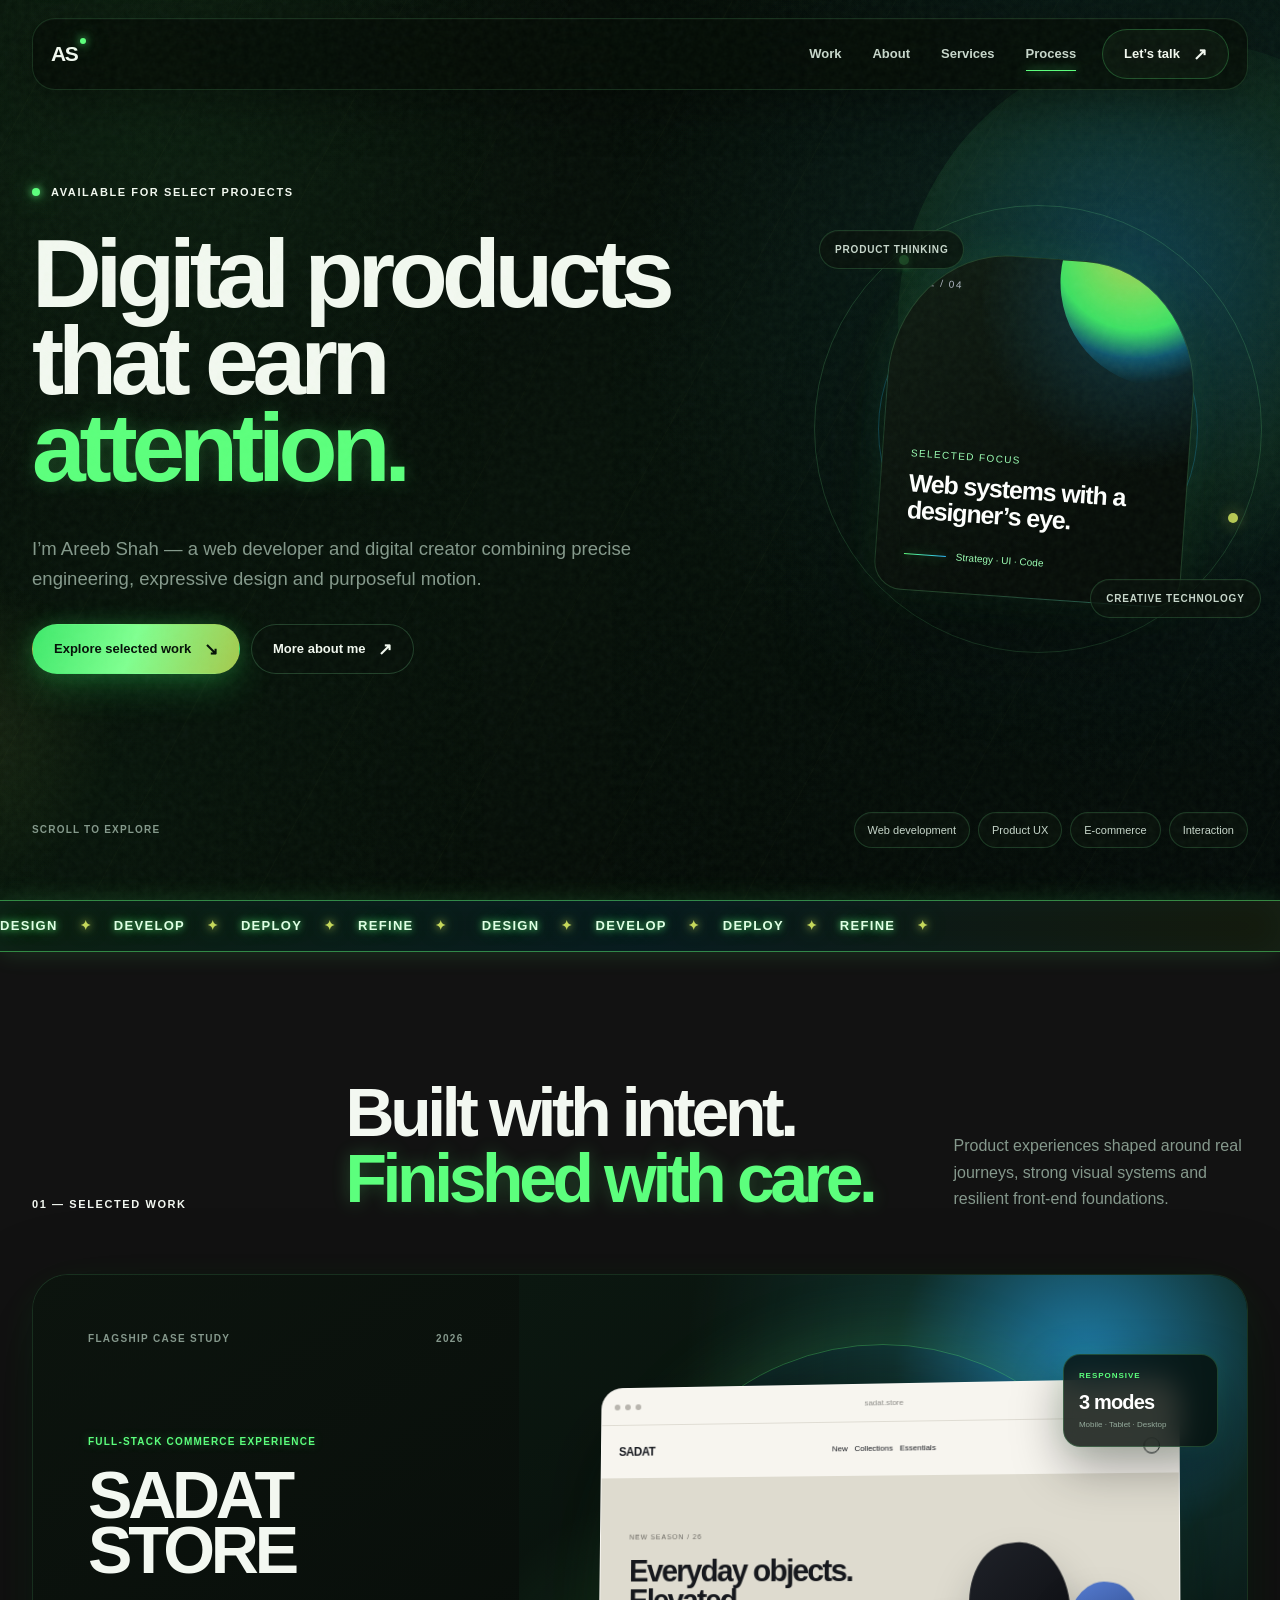
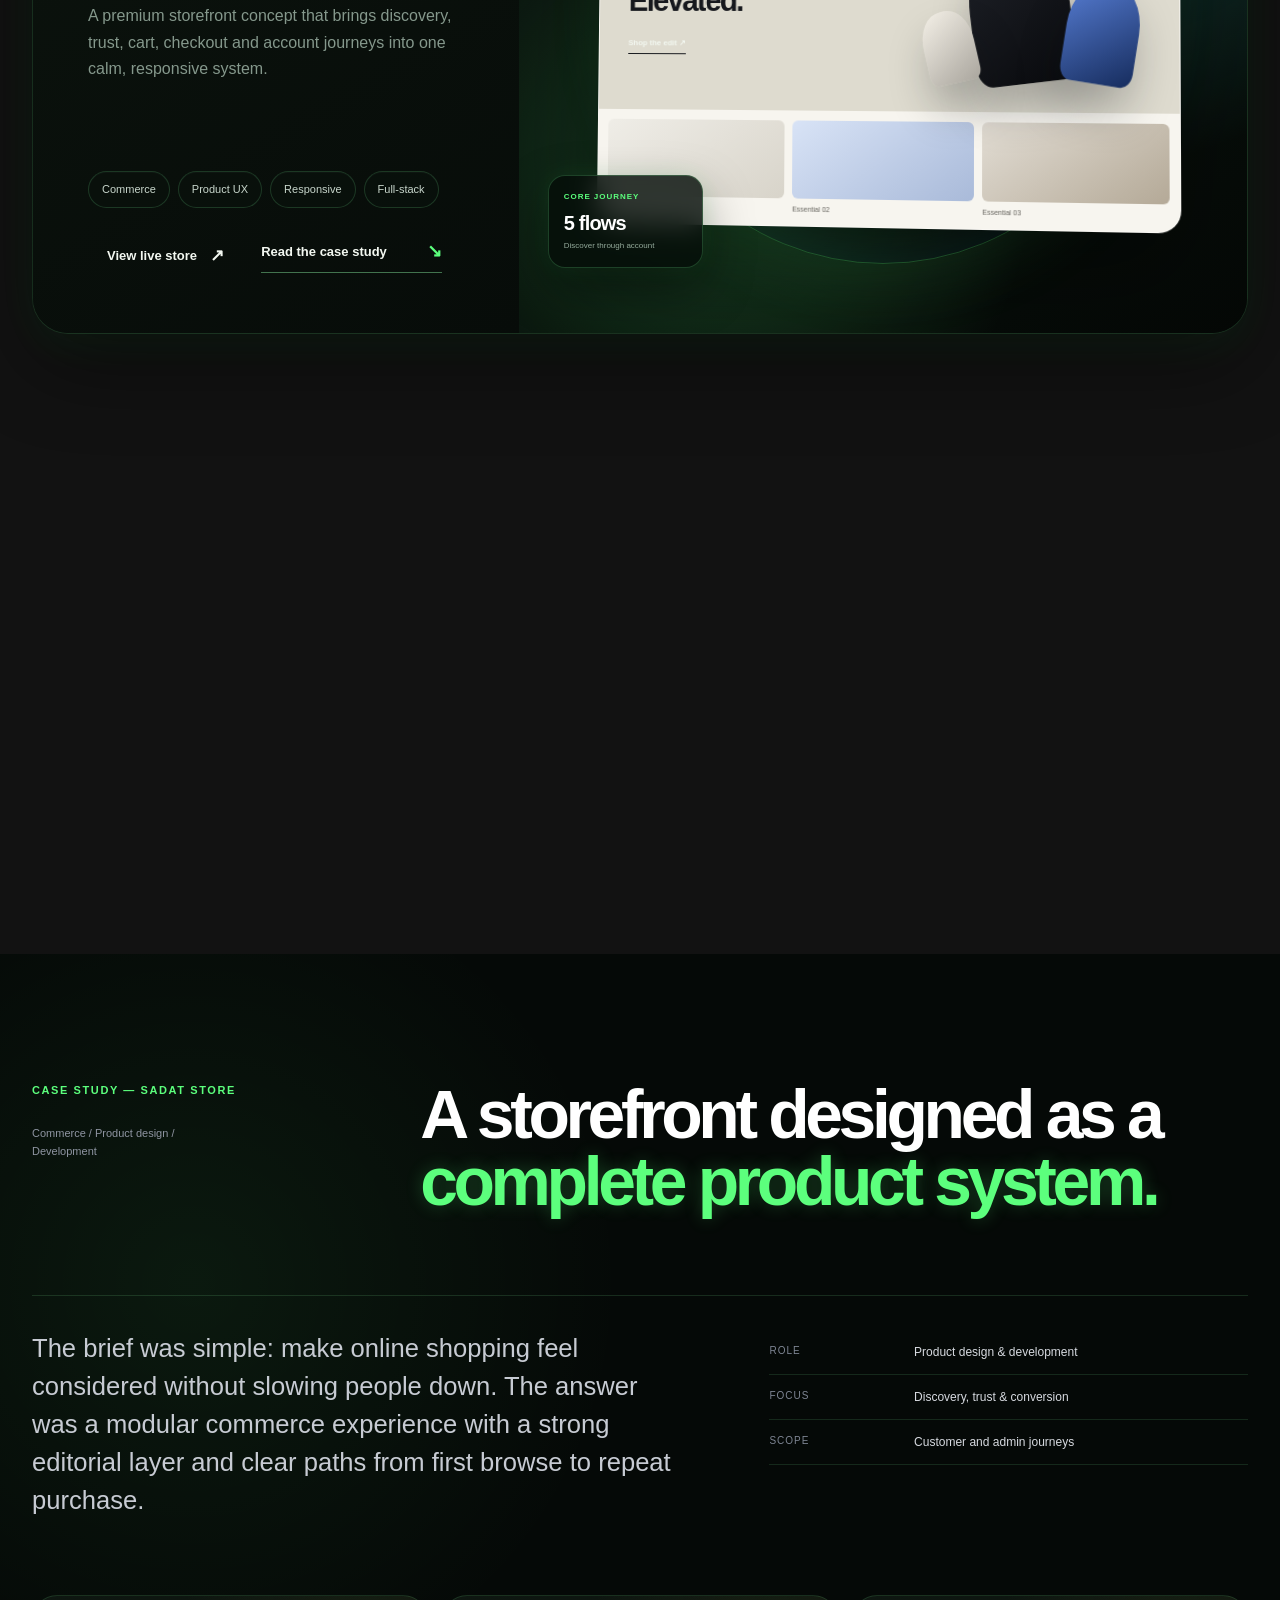
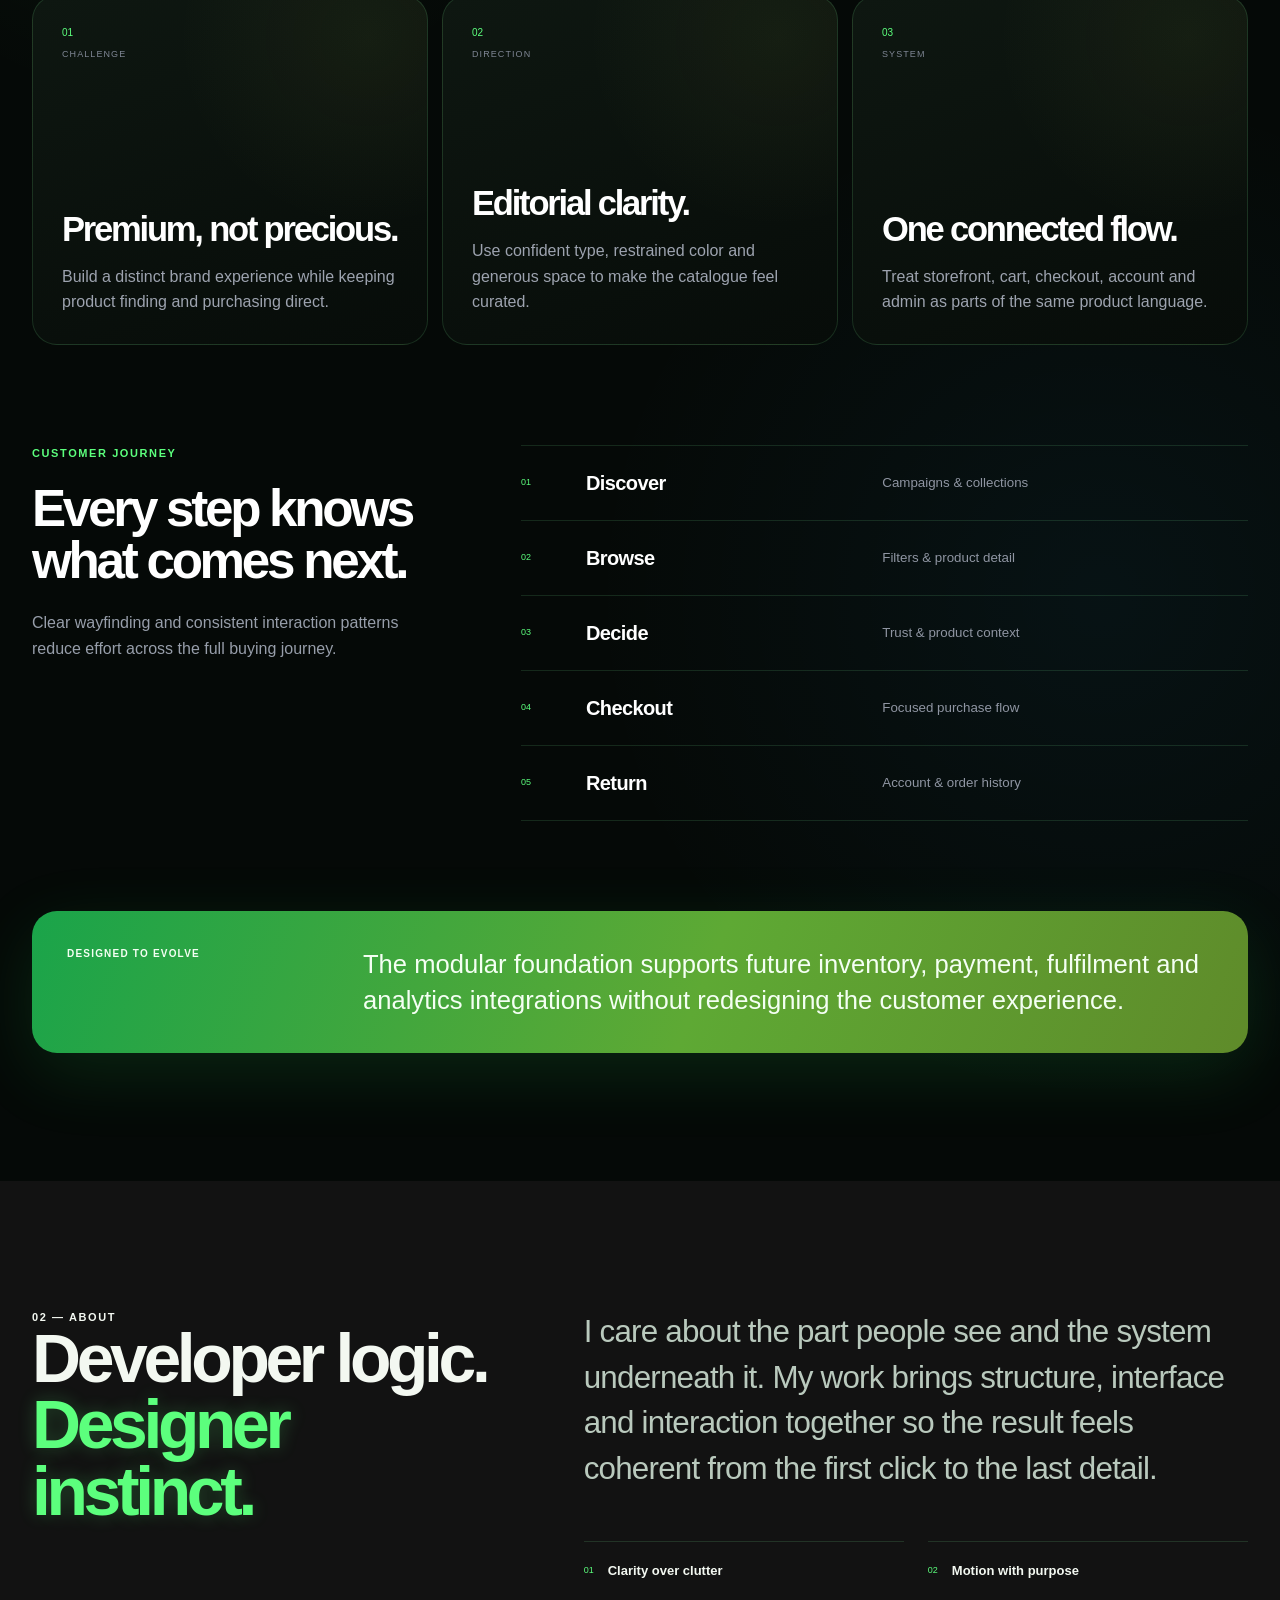
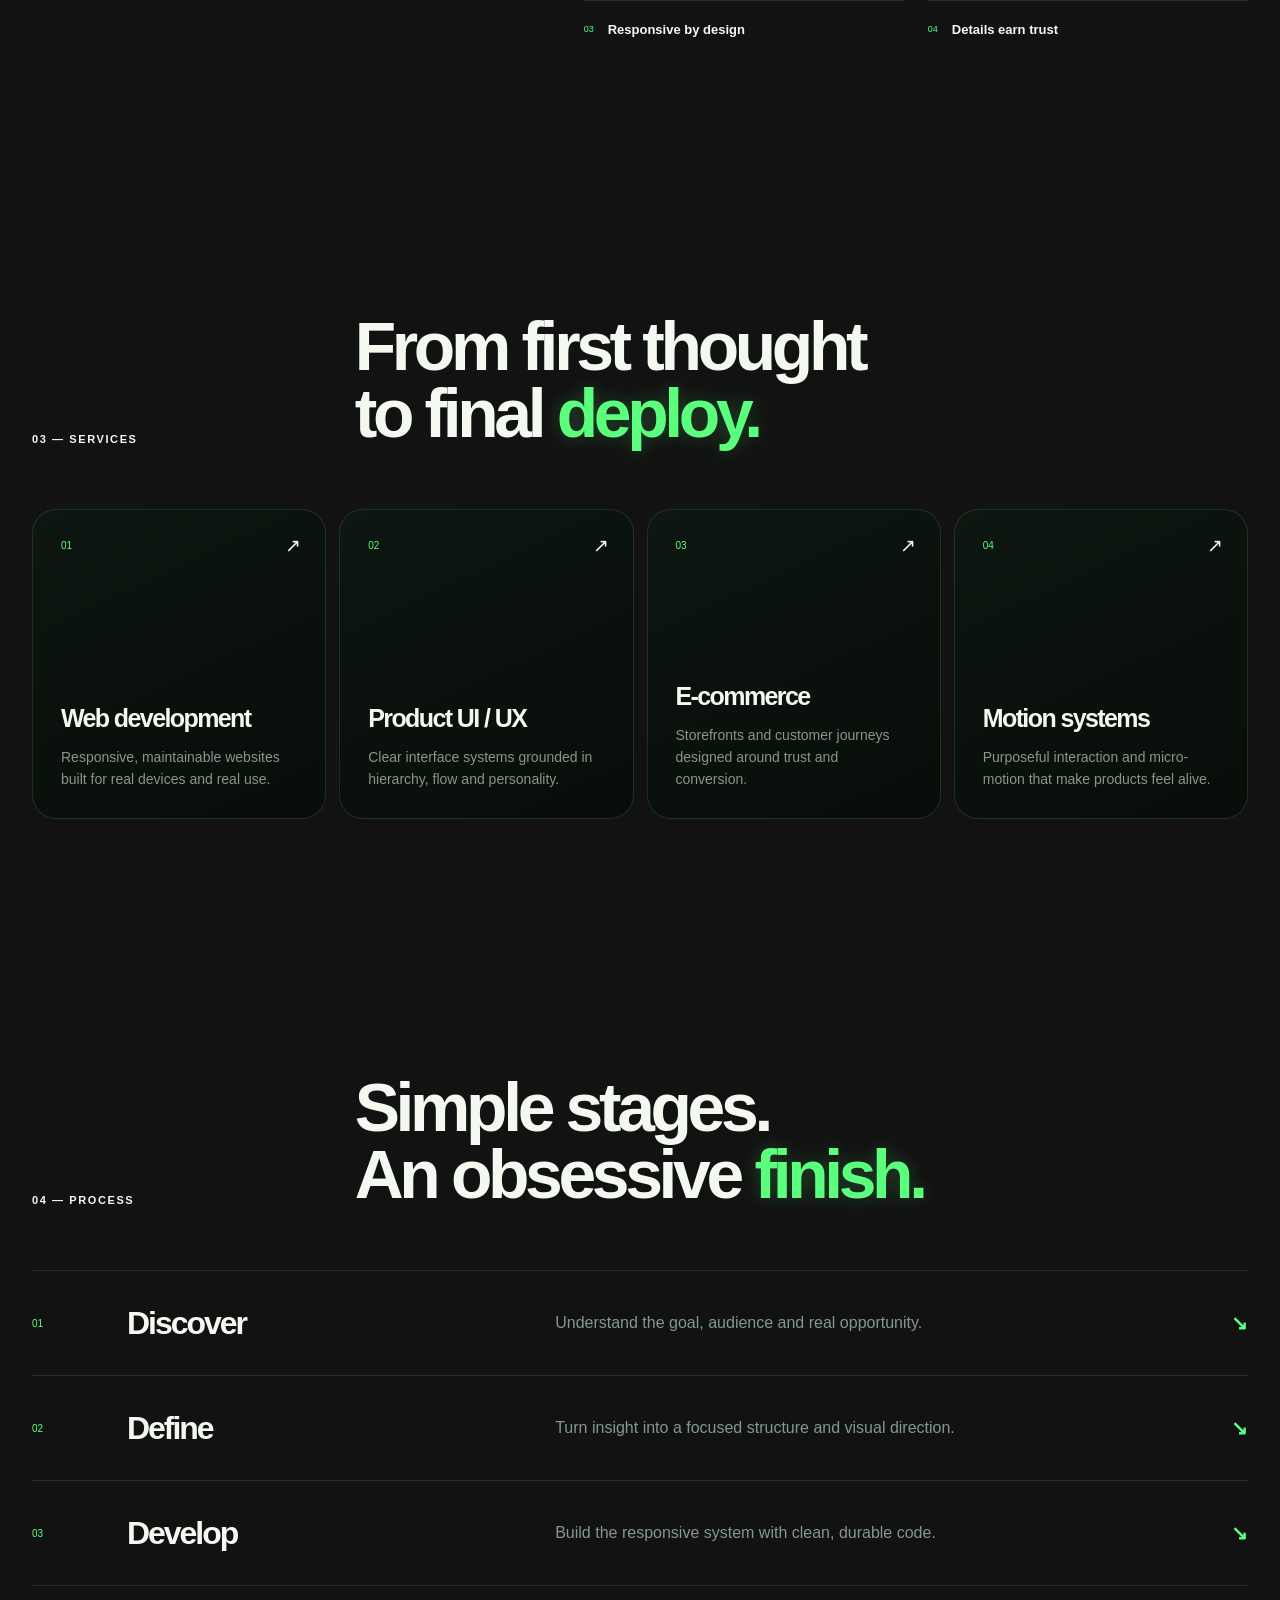
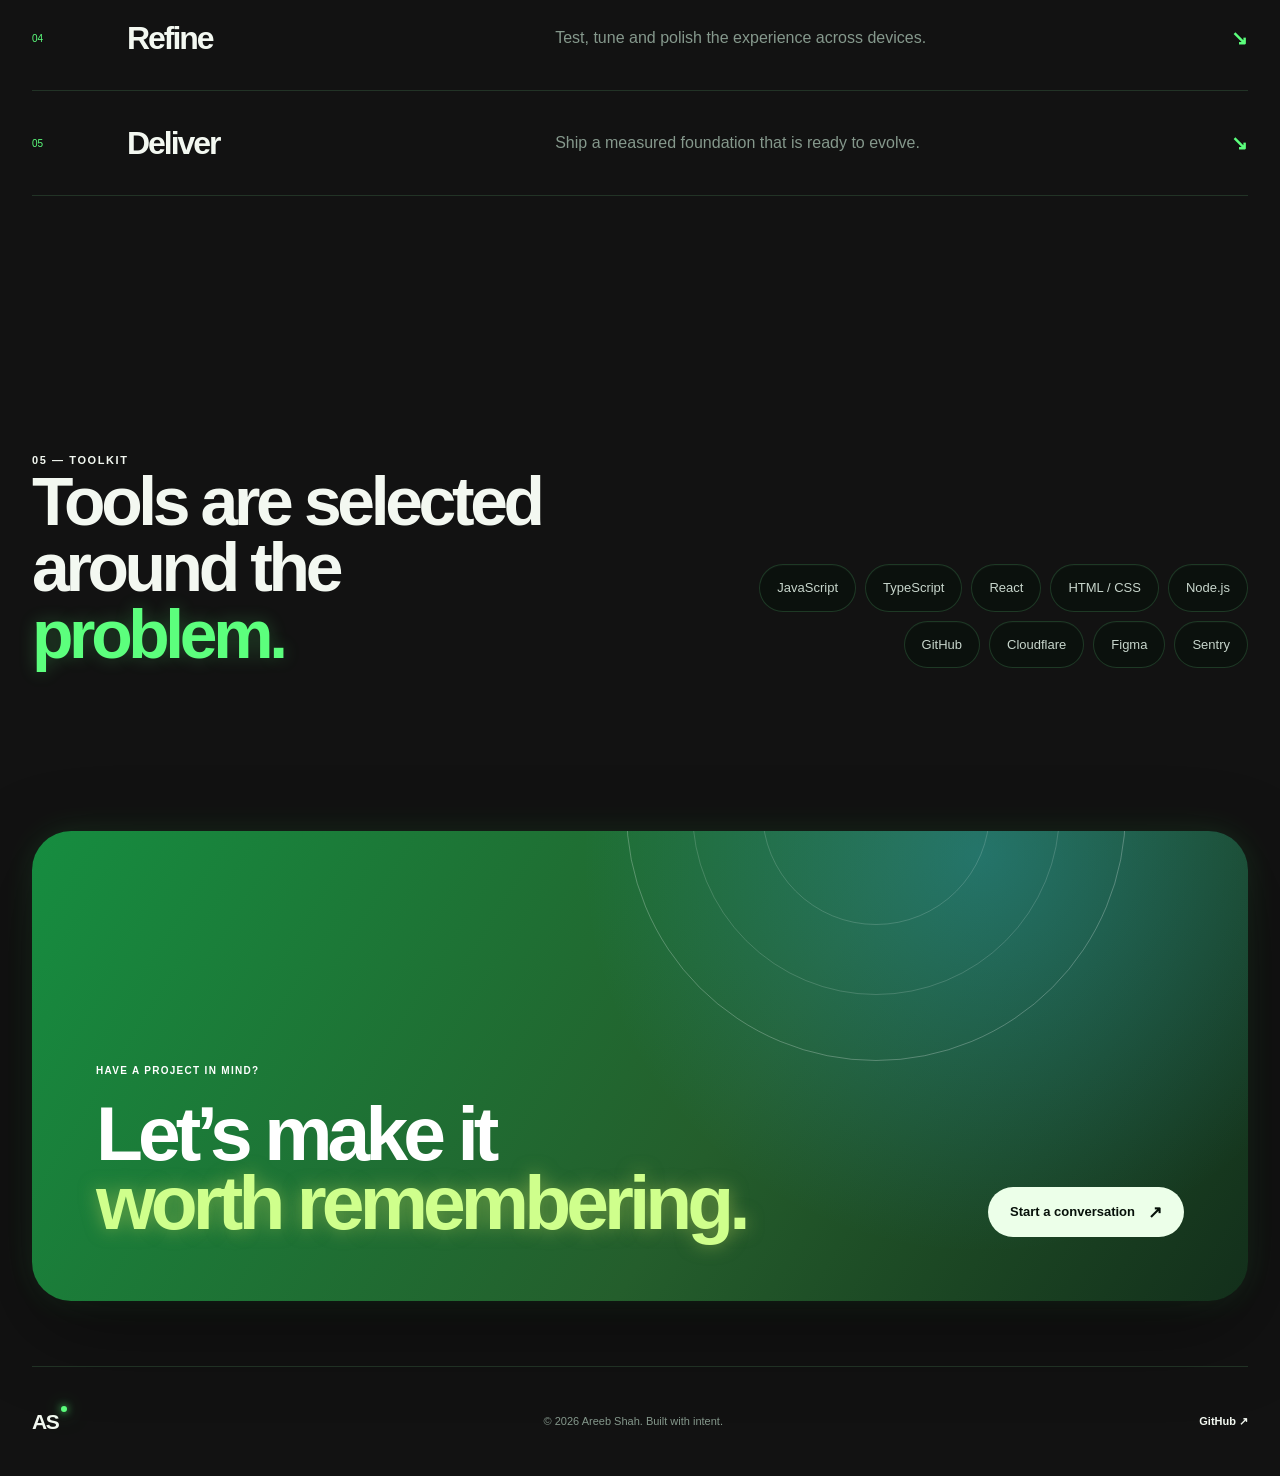
<file: index.html>
<!doctype html>
<html lang="en">
<head>
  <meta charset="UTF-8">
  <meta name="viewport" content="width=device-width, initial-scale=1">
  <meta name="theme-color" content="#050806">
  <meta name="color-scheme" content="dark">
  <meta name="description" content="Areeb Shah is a web developer and digital creator building expressive, responsive products and commerce experiences.">
  <meta property="og:title" content="Areeb Shah — Web Developer & Digital Creator">
  <meta property="og:description" content="A portfolio of thoughtful web development, product UX and interaction work.">
  <meta property="og:type" content="website">
  <meta name="twitter:card" content="summary">
  <link rel="icon" href="favicon.svg" type="image/svg+xml">
  <link rel="stylesheet" href="styles.css">
  <script src="script.js" defer></script>
  <title>Areeb Shah — Web Developer & Digital Creator</title>
</head>
<body>
  <a class="skip-link" href="#main-content">Skip to main content</a>
  <div class="noise" aria-hidden="true"></div>

  <header class="site-header" data-reveal>
    <nav class="nav shell" aria-label="Primary navigation">
      <a href="#top" class="brand" aria-label="Areeb Shah, home">
        <span>AS</span><i aria-hidden="true"></i>
      </a>
      <div class="nav-links desktop-only">
        <a href="#work">Work</a>
        <a href="#about">About</a>
        <a href="#services">Services</a>
        <a href="#process">Process</a>
      </div>
      <a href="#contact" class="button button-dark magnetic desktop-only">Let’s talk <span aria-hidden="true">↗</span></a>
      <button class="menu-toggle mobile-only" type="button" aria-expanded="false" aria-controls="mobile-menu">
        <span class="menu-label">Menu</span><span class="menu-icon" aria-hidden="true"><i></i><i></i></span>
      </button>
    </nav>
    <div id="mobile-menu" class="mobile-menu shell" hidden>
      <a href="#work"><span>01</span>Work</a>
      <a href="#about"><span>02</span>About</a>
      <a href="#services"><span>03</span>Services</a>
      <a href="#process"><span>04</span>Process</a>
      <a href="#contact"><span>05</span>Contact</a>
    </div>
  </header>

  <main id="main-content">
    <section id="top" class="hero shell" aria-labelledby="hero-title">
      <div class="hero-orb orb-blue" data-parallax="0.07" aria-hidden="true"></div>
      <div class="hero-orb orb-ink" data-parallax="-0.025" aria-hidden="true"></div>
      <div class="hero-grid">
        <div class="hero-content">
          <p class="availability" data-reveal><span aria-hidden="true"></span>Available for select projects</p>
          <h1 id="hero-title" class="hero-title" data-reveal data-delay="70">
            Digital products<br>that earn <em>attention.</em>
          </h1>
          <p class="hero-copy" data-reveal data-delay="140">I’m Areeb Shah — a web developer and digital creator combining precise engineering, expressive design and purposeful motion.</p>
          <div class="hero-actions" data-reveal data-delay="210">
            <a href="#work" class="button button-blue magnetic">Explore selected work <span aria-hidden="true">↘</span></a>
            <a href="#about" class="button button-ghost magnetic">More about me <span aria-hidden="true">↗</span></a>
          </div>
        </div>

        <aside class="hero-stage" data-reveal data-delay="160" aria-label="Portfolio focus">
          <div class="stage-ring ring-one" aria-hidden="true"></div>
          <div class="stage-ring ring-two" aria-hidden="true"></div>
          <div class="stage-core" data-depth-card>
            <span class="stage-index">01 / 04</span>
            <p>Selected focus</p>
            <strong>Web systems with a designer’s eye.</strong>
            <div class="stage-line"><i></i><span>Strategy · UI · Code</span></div>
          </div>
          <span class="float-label label-top">Product thinking</span>
          <span class="float-label label-bottom">Creative technology</span>
        </aside>
      </div>

      <div class="hero-foot" data-reveal data-delay="280">
        <span>Scroll to explore</span>
        <div class="hero-chips" aria-label="Areas of expertise">
          <span>Web development</span><span>Product UX</span><span>E-commerce</span><span>Interaction</span>
        </div>
      </div>
    </section>

    <div class="marquee" aria-hidden="true">
      <div class="marquee-track">
        <span>DESIGN <i>✦</i> DEVELOP <i>✦</i> DEPLOY <i>✦</i> REFINE <i>✦</i></span>
        <span>DESIGN <i>✦</i> DEVELOP <i>✦</i> DEPLOY <i>✦</i> REFINE <i>✦</i></span>
      </div>
    </div>

    <section id="work" class="section shell" aria-labelledby="work-title">
      <div class="section-head" data-reveal>
        <p class="eyebrow">01 — Selected work</p>
        <h2 id="work-title">Built with intent.<br><span>Finished with care.</span></h2>
        <p>Product experiences shaped around real journeys, strong visual systems and resilient front-end foundations.</p>
      </div>

      <article class="project project-featured" data-reveal>
        <div class="project-copy">
          <div class="project-meta"><span>Flagship case study</span><span>2026</span></div>
          <div>
            <p class="project-kicker">Full-stack commerce experience</p>
            <h3>SADAT<br>STORE</h3>
            <p>A premium storefront concept that brings discovery, trust, cart, checkout and account journeys into one calm, responsive system.</p>
          </div>
          <div>
            <div class="tag-row"><span>Commerce</span><span>Product UX</span><span>Responsive</span><span>Full-stack</span></div>
            <div class="project-actions">
              <a href="./sadat-store/" class="button button-primary magnetic" target="_blank" rel="noopener noreferrer">View live store <span aria-hidden="true">↗</span></a>
              <a href="#sadat-case" class="text-link">Read the case study <span aria-hidden="true">↘</span></a>
            </div>
          </div>
        </div>

        <div class="project-visual" data-depth>
          <div class="visual-glow" aria-hidden="true"></div>
          <div class="commerce-window" data-depth-card>
            <div class="window-bar"><span class="window-dots"><i></i><i></i><i></i></span><span>sadat.store</span><span>Secure</span></div>
            <div class="store-nav"><strong>SADAT</strong><span>New &nbsp; Collections &nbsp; Essentials</span><i></i></div>
            <div class="store-hero">
              <div><small>NEW SEASON / 26</small><strong>Everyday objects.<br>Elevated.</strong><span>Shop the edit ↗</span></div>
              <div class="product-shape" aria-hidden="true"><i></i><i></i><i></i></div>
            </div>
            <div class="store-products"><div><i></i><span>Essential 01</span></div><div><i></i><span>Essential 02</span></div><div><i></i><span>Essential 03</span></div></div>
          </div>
          <div class="metric-card metric-one"><span>Responsive</span><strong>3 modes</strong><small>Mobile · Tablet · Desktop</small></div>
          <div class="metric-card metric-two"><span>Core journey</span><strong>5 flows</strong><small>Discover through account</small></div>
        </div>
      </article>

      <div class="project-grid" data-stagger>
        <article class="project-card project-lab" data-reveal>
          <div class="card-top"><span class="num">02</span><span>Creative development</span></div>
          <div class="lab-orbit" aria-hidden="true"><i></i><i></i><i></i><b>LAB</b></div>
          <h3>Interaction Lab</h3>
          <p>Motion-led interface studies exploring depth, feedback and playful utility.</p>
          <span class="card-status">Ongoing experiments</span>
        </article>
        <article class="project-card project-next" data-reveal>
          <div class="card-top"><span class="num">03</span><span>Next build</span></div>
          <div class="next-lines" aria-hidden="true"><i></i><i></i><i></i><i></i></div>
          <h3>Something new<br>is taking shape.</h3>
          <p>A future digital product focused on speed, clarity and a memorable first impression.</p>
          <span class="card-status">In development</span>
        </article>
      </div>
    </section>

    <section id="sadat-case" class="case-study" aria-labelledby="case-title">
      <div class="shell">
        <div class="case-intro" data-reveal>
          <div><p class="eyebrow">Case study — SADAT STORE</p><span class="case-type">Commerce / Product design / Development</span></div>
          <h2 id="case-title">A storefront designed as a <span>complete product system.</span></h2>
        </div>

        <div class="case-summary" data-reveal>
          <p>The brief was simple: make online shopping feel considered without slowing people down. The answer was a modular commerce experience with a strong editorial layer and clear paths from first browse to repeat purchase.</p>
          <dl>
            <div><dt>Role</dt><dd>Product design & development</dd></div>
            <div><dt>Focus</dt><dd>Discovery, trust & conversion</dd></div>
            <div><dt>Scope</dt><dd>Customer and admin journeys</dd></div>
          </dl>
        </div>

        <div class="case-grid" data-stagger>
          <article class="case-card" data-reveal><span>01</span><p>Challenge</p><h3>Premium, not precious.</h3><p>Build a distinct brand experience while keeping product finding and purchasing direct.</p></article>
          <article class="case-card" data-reveal><span>02</span><p>Direction</p><h3>Editorial clarity.</h3><p>Use confident type, restrained color and generous space to make the catalogue feel curated.</p></article>
          <article class="case-card" data-reveal><span>03</span><p>System</p><h3>One connected flow.</h3><p>Treat storefront, cart, checkout, account and admin as parts of the same product language.</p></article>
        </div>

        <div class="journey" data-reveal>
          <div class="journey-copy"><p class="eyebrow">Customer journey</p><h3>Every step knows<br>what comes next.</h3><p>Clear wayfinding and consistent interaction patterns reduce effort across the full buying journey.</p></div>
          <ol aria-label="SADAT STORE customer journey">
            <li><span>01</span><strong>Discover</strong><small>Campaigns & collections</small></li>
            <li><span>02</span><strong>Browse</strong><small>Filters & product detail</small></li>
            <li><span>03</span><strong>Decide</strong><small>Trust & product context</small></li>
            <li><span>04</span><strong>Checkout</strong><small>Focused purchase flow</small></li>
            <li><span>05</span><strong>Return</strong><small>Account & order history</small></li>
          </ol>
        </div>

        <div class="case-note" data-reveal><span>Designed to evolve</span><p>The modular foundation supports future inventory, payment, fulfilment and analytics integrations without redesigning the customer experience.</p></div>
      </div>
    </section>

    <section id="about" class="section shell about-layout" aria-labelledby="about-title">
      <div data-reveal><p class="eyebrow">02 — About</p><h2 id="about-title">Developer logic.<br><span>Designer instinct.</span></h2></div>
      <div data-reveal data-delay="90">
        <p class="large-copy">I care about the part people see and the system underneath it. My work brings structure, interface and interaction together so the result feels coherent from the first click to the last detail.</p>
        <div class="principles">
          <div><span>01</span><strong>Clarity over clutter</strong></div>
          <div><span>02</span><strong>Motion with purpose</strong></div>
          <div><span>03</span><strong>Responsive by design</strong></div>
          <div><span>04</span><strong>Details earn trust</strong></div>
        </div>
      </div>
    </section>

    <section id="services" class="section shell" aria-labelledby="services-title">
      <div class="section-head compact" data-reveal><p class="eyebrow">03 — Services</p><h2 id="services-title">From first thought<br>to final <span>deploy.</span></h2></div>
      <div class="services-grid" data-stagger>
        <article data-reveal><span>01</span><h3>Web development</h3><p>Responsive, maintainable websites built for real devices and real use.</p><i aria-hidden="true">↗</i></article>
        <article data-reveal><span>02</span><h3>Product UI / UX</h3><p>Clear interface systems grounded in hierarchy, flow and personality.</p><i aria-hidden="true">↗</i></article>
        <article data-reveal><span>03</span><h3>E-commerce</h3><p>Storefronts and customer journeys designed around trust and conversion.</p><i aria-hidden="true">↗</i></article>
        <article data-reveal><span>04</span><h3>Motion systems</h3><p>Purposeful interaction and micro-motion that make products feel alive.</p><i aria-hidden="true">↗</i></article>
      </div>
    </section>

    <section id="process" class="section shell" aria-labelledby="process-title">
      <div class="section-head compact" data-reveal><p class="eyebrow">04 — Process</p><h2 id="process-title">Simple stages.<br>An obsessive <span>finish.</span></h2></div>
      <ol class="process-list">
        <li data-reveal><span>01</span><h3>Discover</h3><p>Understand the goal, audience and real opportunity.</p><b aria-hidden="true">↘</b></li>
        <li data-reveal><span>02</span><h3>Define</h3><p>Turn insight into a focused structure and visual direction.</p><b aria-hidden="true">↘</b></li>
        <li data-reveal><span>03</span><h3>Develop</h3><p>Build the responsive system with clean, durable code.</p><b aria-hidden="true">↘</b></li>
        <li data-reveal><span>04</span><h3>Refine</h3><p>Test, tune and polish the experience across devices.</p><b aria-hidden="true">↘</b></li>
        <li data-reveal><span>05</span><h3>Deliver</h3><p>Ship a measured foundation that is ready to evolve.</p><b aria-hidden="true">↘</b></li>
      </ol>
    </section>

    <section class="section shell toolkit" aria-labelledby="toolkit-title">
      <div data-reveal><p class="eyebrow">05 — Toolkit</p><h2 id="toolkit-title">Tools are selected<br>around the <span>problem.</span></h2></div>
      <ul class="tool-cloud" data-reveal data-delay="90" aria-label="Technical toolkit">
        <li>JavaScript</li><li>TypeScript</li><li>React</li><li>HTML / CSS</li><li>Node.js</li><li>GitHub</li><li>Cloudflare</li><li>Figma</li><li>Sentry</li>
      </ul>
    </section>

    <section id="contact" class="contact shell" aria-labelledby="contact-title" data-reveal>
      <div>
        <p>Have a project in mind?</p>
        <h2 id="contact-title">Let’s make it<br><span>worth remembering.</span></h2>
      </div>
      <a href="https://github.com/areebshah7272-maker" class="button button-light magnetic" target="_blank" rel="noreferrer">Start a conversation <span aria-hidden="true">↗</span></a>
      <span class="contact-orbit" aria-hidden="true"></span>
    </section>
  </main>

  <footer class="footer shell">
    <a href="#top" class="brand" aria-label="Back to top"><span>AS</span><i aria-hidden="true"></i></a>
    <p>© <span data-year>2026</span> Areeb Shah. Built with intent.</p>
    <a href="https://github.com/areebshah7272-maker" target="_blank" rel="noreferrer">GitHub <span aria-hidden="true">↗</span></a>
  </footer>
</body>
</html>
</file>
<file: styles.css>
:root {
  --pearl: #050806;
  --paper: #0a110c;
  --ink: #f3f8f1;
  --ink-soft: #c8d6cc;
  --muted: #85988c;
  --line: rgba(126, 255, 158, .16);
  --blue: #5cff7d;
  --blue-bright: #9cffb5;
  --blue-pale: #d8ffc3;
  --neon-green: #5cff7d;
  --neon-blue: #2bb7ff;
  --gold-green: #c5d85b;
  --surface-deep: #070d09;
  --radius-lg: 36px;
  --radius-md: 24px;
  --shadow: 0 28px 85px rgba(0, 0, 0, .46), 0 10px 40px rgba(45, 255, 102, .08);
  --ease: cubic-bezier(.2, .72, .2, 1);
}

*, *::before, *::after { box-sizing: border-box; }
html { scroll-behavior: smooth; scroll-padding-top: 110px; }
body {
  margin: 0;
  min-width: 320px;
  overflow-x: hidden;
  background: var(--pearl);
  color: var(--ink);
  font-family: Inter, ui-sans-serif, -apple-system, BlinkMacSystemFont, "Segoe UI", sans-serif;
  font-size: 16px;
  line-height: 1.5;
  text-rendering: optimizeLegibility;
  -webkit-font-smoothing: antialiased;
}
body.menu-open { overflow: hidden; }
a, button { -webkit-tap-highlight-color: transparent; }
a { color: inherit; }
button { font: inherit; }
::selection { background: var(--blue); color: #fff; }

.shell { width: min(1320px, calc(100% - 64px)); margin-inline: auto; }
.noise {
  position: fixed;
  inset: 0;
  z-index: 1000;
  pointer-events: none;
  opacity: .022;
  background-image: url("data:image/svg+xml,%3Csvg viewBox='0 0 160 160' xmlns='http://www.w3.org/2000/svg'%3E%3Cfilter id='n'%3E%3CfeTurbulence type='fractalNoise' baseFrequency='.85' numOctaves='3' stitchTiles='stitch'/%3E%3C/filter%3E%3Crect width='100%25' height='100%25' filter='url(%23n)'/%3E%3C/svg%3E");
}
.skip-link {
  position: fixed;
  top: 12px;
  left: 12px;
  z-index: 2000;
  transform: translateY(-160%);
  border-radius: 999px;
  background: var(--ink);
  color: #fff;
  padding: 12px 18px;
  text-decoration: none;
  transition: transform .2s;
}
.skip-link:focus { transform: none; }
:focus-visible { outline: 3px solid var(--blue); outline-offset: 4px; }

.site-header {
  position: fixed;
  top: 0;
  right: 0;
  left: 0;
  z-index: 100;
  padding-top: 18px;
  pointer-events: none;
}
.nav {
  height: 72px;
  display: flex;
  align-items: center;
  gap: 24px;
  padding: 0 18px;
  border: 1px solid rgba(16, 18, 24, .09);
  border-radius: 23px;
  background: rgba(252, 251, 248, .83);
  box-shadow: 0 12px 45px rgba(16, 18, 24, .055);
  backdrop-filter: blur(20px);
  pointer-events: auto;
}
.brand {
  display: inline-flex;
  align-items: flex-start;
  gap: 3px;
  color: var(--ink);
  font-size: 21px;
  font-weight: 800;
  letter-spacing: -.07em;
  text-decoration: none;
}
.brand i { width: 6px; height: 6px; border-radius: 50%; background: var(--blue); }
.nav-links { display: flex; align-items: center; gap: 31px; margin-left: auto; }
.nav-links a {
  position: relative;
  color: var(--ink-soft);
  font-size: 13px;
  font-weight: 600;
  text-decoration: none;
}
.nav-links a::after {
  content: "";
  position: absolute;
  right: 0;
  bottom: -7px;
  left: 0;
  height: 1px;
  transform: scaleX(0);
  transform-origin: right;
  background: var(--blue);
  transition: transform .3s var(--ease);
}
.nav-links a:hover::after, .nav-links a[aria-current="true"]::after { transform: scaleX(1); transform-origin: left; }

.button {
  display: inline-flex;
  min-height: 50px;
  align-items: center;
  justify-content: center;
  gap: 13px;
  border: 1px solid transparent;
  border-radius: 999px;
  padding: 13px 21px;
  font-size: 13px;
  font-weight: 700;
  text-decoration: none;
  transition: color .35s var(--ease), background .35s var(--ease), border-color .35s var(--ease), box-shadow .35s var(--ease), transform .18s var(--ease);
  will-change: transform;
}
.button span { font-size: 17px; line-height: 1; }
.button-dark { margin-left: 2px; background: var(--ink); color: #fff; }
.button-blue { background: var(--blue); color: #fff; box-shadow: 0 13px 35px rgba(20, 91, 255, .23); }
.button-ghost { border-color: var(--line); background: rgba(255, 255, 255, .42); color: var(--ink); }
.button-light { background: #fff; color: var(--ink); }
.button:hover { box-shadow: 0 16px 38px rgba(16, 18, 24, .15); }
.button-blue:hover { background: #034ced; }

.hero {
  position: relative;
  min-height: 900px;
  padding-top: 174px;
  padding-bottom: 52px;
  isolation: isolate;
}
.hero-grid { display: grid; grid-template-columns: minmax(0, 1.27fr) minmax(360px, .73fr); gap: clamp(30px, 5vw, 80px); align-items: center; }
.hero-content { position: relative; z-index: 2; }
.availability, .eyebrow {
  margin: 0;
  font-size: 11px;
  font-weight: 750;
  letter-spacing: .145em;
  text-transform: uppercase;
}
.availability { display: flex; align-items: center; gap: 11px; }
.availability > span { width: 8px; height: 8px; border-radius: 50%; background: var(--blue); box-shadow: 0 0 0 7px rgba(20, 91, 255, .09); }
.hero-title, h2, h3 { margin: 0; font-weight: 680; letter-spacing: -.064em; }
.hero-title {
  max-width: 950px;
  margin-top: 31px;
  font-size: clamp(66px, 7.55vw, 116px);
  line-height: .9;
}
.hero-title em { color: var(--blue); font-style: normal; }
.hero-copy { max-width: 650px; margin: 42px 0 0; color: var(--muted); font-size: clamp(17px, 1.45vw, 21px); line-height: 1.58; }
.hero-actions { display: flex; flex-wrap: wrap; gap: 11px; margin-top: 31px; }
.hero-stage { position: relative; min-height: 510px; display: grid; place-items: center; perspective: 1200px; }
.stage-ring { position: absolute; border: 1px solid rgba(16, 18, 24, .11); border-radius: 50%; }
.ring-one { width: min(35vw, 465px); aspect-ratio: 1; animation: slow-spin 24s linear infinite; }
.ring-one::before, .ring-one::after { content: ""; position: absolute; width: 10px; height: 10px; border-radius: 50%; background: var(--blue); }
.ring-one::before { top: 11%; left: 19%; box-shadow: 0 0 0 8px rgba(20, 91, 255, .09); }
.ring-one::after { right: 5%; bottom: 29%; background: var(--ink); }
.ring-two { width: min(25vw, 330px); aspect-ratio: 1; border-color: rgba(20, 91, 255, .22); }
.stage-core {
  position: relative;
  z-index: 2;
  width: min(24vw, 320px);
  min-width: 270px;
  aspect-ratio: .9;
  display: flex;
  flex-direction: column;
  justify-content: flex-end;
  padding: 28px;
  overflow: hidden;
  border: 1px solid rgba(255, 255, 255, .1);
  border-radius: 38% 38% 28px 28px;
  background: linear-gradient(145deg, #171a22, #101218 70%);
  color: #fff;
  box-shadow: 0 36px 90px rgba(16, 18, 24, .23);
  transform: rotate(4deg);
  transition: transform .2s var(--ease);
}
.stage-core::before { content: ""; position: absolute; width: 210px; height: 210px; top: -90px; right: -70px; border-radius: 50%; background: radial-gradient(circle at 35% 35%, #8bb1ff, var(--blue) 45%, transparent 68%); opacity: .85; }
.stage-index { position: absolute; top: 24px; left: 27px; color: #aeb4c1; font-size: 10px; letter-spacing: .15em; }
.stage-core p { margin: 0 0 9px; color: var(--blue-bright); font-size: 10px; letter-spacing: .14em; text-transform: uppercase; }
.stage-core strong { max-width: 220px; font-size: 25px; line-height: 1.08; letter-spacing: -.045em; }
.stage-line { display: flex; align-items: center; gap: 10px; margin-top: 23px; color: #aeb4c1; font-size: 10px; }
.stage-line i { width: 42px; height: 1px; background: var(--blue-bright); }
.float-label { position: absolute; z-index: 3; border: 1px solid var(--line); border-radius: 999px; background: rgba(252, 251, 248, .9); padding: 11px 15px; box-shadow: 0 12px 38px rgba(16, 18, 24, .08); font-size: 10px; font-weight: 700; letter-spacing: .08em; text-transform: uppercase; }
.label-top { top: 11%; left: -2%; animation: float 5s ease-in-out infinite; }
.label-bottom { right: -3%; bottom: 13%; animation: float 5s .8s ease-in-out infinite; }
.hero-orb { position: absolute; z-index: -1; border-radius: 50%; pointer-events: none; will-change: transform; }
.orb-blue { width: 560px; height: 560px; top: 40px; right: -210px; background: radial-gradient(circle at 42% 42%, rgba(126, 168, 255, .4), rgba(20, 91, 255, .08) 50%, transparent 72%); }
.orb-ink { width: 330px; height: 330px; bottom: 0; left: -240px; background: radial-gradient(circle, rgba(16, 18, 24, .1), transparent 70%); }
.hero-foot { position: absolute; right: 0; bottom: 52px; left: 0; display: flex; align-items: center; justify-content: space-between; gap: 30px; }
.hero-foot > span { color: var(--muted); font-size: 10px; font-weight: 700; letter-spacing: .12em; text-transform: uppercase; }
.hero-chips, .tag-row { display: flex; flex-wrap: wrap; gap: 8px; }
.hero-chips span, .tag-row span, .tool-cloud li { border: 1px solid var(--line); border-radius: 999px; background: rgba(255, 255, 255, .42); padding: 9px 13px; font-size: 11px; }

.marquee { overflow: hidden; border-block: 1px solid var(--ink); background: var(--blue); color: #fff; }
.marquee-track { display: flex; width: max-content; padding: 15px 0; animation: marquee 22s linear infinite; font-size: 13px; font-weight: 760; letter-spacing: .1em; white-space: nowrap; }
.marquee-track span { padding-right: 17px; }
.marquee-track i { margin: 0 17px; font-style: normal; color: var(--blue-pale); }
.marquee:hover .marquee-track { animation-play-state: paused; }

.section { padding-block: clamp(96px, 10vw, 145px); }
.section-head { display: grid; grid-template-columns: .58fr 1.2fr .62fr; gap: 38px; align-items: end; margin-bottom: 62px; }
.section-head.compact { grid-template-columns: .58fr 1.82fr; }
.section-head h2, .about-layout h2, .toolkit h2, .case-intro h2 { font-size: clamp(49px, 5.3vw, 80px); line-height: .98; }
h2 span { color: var(--blue); }
.section-head > p:last-child { margin: 0; color: var(--muted); font-size: 16px; line-height: 1.65; }

.project { overflow: hidden; border: 1px solid var(--line); border-radius: var(--radius-lg); background: var(--paper); box-shadow: var(--shadow); }
.project-featured { min-height: 660px; display: grid; grid-template-columns: .8fr 1.2fr; }
.project-copy { display: flex; flex-direction: column; justify-content: space-between; gap: 46px; padding: clamp(38px, 4.3vw, 64px); }
.project-meta { display: flex; align-items: center; justify-content: space-between; color: var(--muted); font-size: 10px; font-weight: 700; letter-spacing: .13em; text-transform: uppercase; }
.project-kicker { margin: 0 0 17px !important; color: var(--blue) !important; font-size: 10px !important; font-weight: 750; letter-spacing: .12em; text-transform: uppercase; }
.project-copy h3 { font-size: clamp(54px, 5.2vw, 77px); line-height: .83; }
.project-copy p { max-width: 480px; margin: 25px 0 0; color: var(--muted); font-size: 16px; line-height: 1.65; }
.tag-row { margin-bottom: 25px; }
.project-actions { display: flex; flex-wrap: wrap; align-items: center; gap: 18px; }
.project-actions .button { min-height: 44px; padding: 12px 18px; }
.text-link { display: inline-flex; align-items: center; gap: 40px; border-bottom: 1px solid var(--ink); padding-bottom: 7px; font-size: 13px; font-weight: 750; text-decoration: none; }
.text-link span { color: var(--blue); font-size: 18px; }
.project-visual { position: relative; min-height: 620px; display: grid; place-items: center; padding: 72px; overflow: hidden; background: radial-gradient(circle at 80% 15%, #326eff 0, #162e68 26%, #111522 60%, #0d0f15 100%); perspective: 1300px; }
.visual-glow { position: absolute; width: 520px; height: 520px; border: 1px solid rgba(126, 168, 255, .25); border-radius: 50%; box-shadow: 0 0 80px rgba(20, 91, 255, .25), inset 0 0 80px rgba(20, 91, 255, .08); }
.commerce-window { position: relative; z-index: 2; width: min(100%, 690px); overflow: hidden; border: 1px solid rgba(255, 255, 255, .22); border-radius: 22px; background: #f7f5ef; box-shadow: 0 40px 95px rgba(0, 0, 0, .38); transform: rotateY(-6deg) rotateX(2deg); transition: transform .18s var(--ease); }
.window-bar { height: 38px; display: grid; grid-template-columns: 1fr 1fr 1fr; align-items: center; padding: 0 13px; border-bottom: 1px solid #dfdcd3; color: #8b8a86; font-size: 8px; text-align: center; }
.window-bar > span:last-child { text-align: right; }
.window-dots { display: flex; gap: 5px; }
.window-dots i { width: 6px; height: 6px; border-radius: 50%; background: #b8b5ae; }
.store-nav { height: 54px; display: grid; grid-template-columns: 1fr 2fr 1fr; align-items: center; padding: 0 18px; color: #181a20; font-size: 8px; }
.store-nav strong { font-size: 12px; letter-spacing: -.04em; }
.store-nav span { text-align: center; }
.store-nav i { width: 16px; height: 16px; justify-self: end; border: 1px solid #1b1d23; border-radius: 50%; }
.store-hero { min-height: 230px; display: grid; grid-template-columns: 1.12fr .88fr; padding: 28px 30px; background: #dedbcf; }
.store-hero > div:first-child { display: flex; flex-direction: column; align-items: flex-start; justify-content: center; }
.store-hero small { color: #66645e; font-size: 7px; letter-spacing: .14em; }
.store-hero strong { margin-top: 15px; color: #16181d; font-size: clamp(24px, 2.4vw, 39px); line-height: .96; letter-spacing: -.06em; }
.store-hero span { margin-top: 23px; border-bottom: 1px solid #16181d; padding-bottom: 4px; font-size: 8px; font-weight: 700; }
.product-shape { position: relative; min-height: 180px; }
.product-shape i { position: absolute; border-radius: 46% 46% 15% 15%; background: linear-gradient(145deg, #1f2229, #090a0d); box-shadow: 0 25px 40px rgba(16, 18, 24, .26); }
.product-shape i:first-child { width: 43%; height: 78%; bottom: 0; left: 24%; transform: rotate(-7deg); }
.product-shape i:nth-child(2) { width: 31%; height: 56%; right: 4%; bottom: 0; background: linear-gradient(145deg, #587fd6, #162c5d); transform: rotate(9deg); }
.product-shape i:nth-child(3) { width: 22%; height: 40%; bottom: 0; left: 4%; background: linear-gradient(145deg, #f5f1e8, #aaa69e); transform: rotate(-13deg); }
.store-products { display: grid; grid-template-columns: repeat(3, 1fr); gap: 8px; padding: 10px; }
.store-products div { color: #66645e; font-size: 7px; }
.store-products i { display: block; height: 78px; margin-bottom: 6px; border-radius: 6px; background: linear-gradient(145deg, #efede7, #d8d4ca); }
.store-products div:nth-child(2) i { background: linear-gradient(145deg, #d8e3f6, #a9bad9); }
.store-products div:nth-child(3) i { background: linear-gradient(145deg, #e2ddd4, #b4a997); }
.metric-card { position: absolute; z-index: 3; display: flex; flex-direction: column; min-width: 155px; border: 1px solid rgba(255, 255, 255, .16); border-radius: 17px; background: rgba(15, 18, 27, .76); color: #fff; padding: 15px; box-shadow: 0 20px 50px rgba(0, 0, 0, .23); backdrop-filter: blur(14px); }
.metric-card span { color: var(--blue-bright); font-size: 8px; font-weight: 700; letter-spacing: .12em; text-transform: uppercase; }
.metric-card strong { margin-top: 5px; font-size: 20px; letter-spacing: -.04em; }
.metric-card small { margin-top: 2px; color: #aeb5c5; font-size: 8px; }
.metric-one { top: 12%; right: 4%; }
.metric-two { bottom: 10%; left: 4%; }

.project-grid { display: grid; grid-template-columns: 1.08fr .92fr; gap: 22px; margin-top: 22px; }
.project-card { position: relative; min-height: 470px; display: flex; flex-direction: column; overflow: hidden; border: 1px solid var(--line); border-radius: 30px; padding: 34px; transition: transform .4s var(--ease), box-shadow .4s var(--ease); }
.project-card:hover { transform: translateY(-7px); box-shadow: var(--shadow); }
.card-top { position: relative; z-index: 2; display: flex; justify-content: space-between; color: var(--muted); font-size: 9px; font-weight: 700; letter-spacing: .1em; text-transform: uppercase; }
.num { color: var(--blue); }
.project-card h3 { position: relative; z-index: 2; margin-top: auto; font-size: clamp(34px, 3.4vw, 49px); line-height: .98; }
.project-card p { position: relative; z-index: 2; max-width: 490px; margin: 17px 0 25px; color: var(--muted); line-height: 1.55; }
.card-status { position: relative; z-index: 2; width: max-content; border: 1px solid currentColor; border-radius: 999px; padding: 7px 10px; color: var(--muted); font-size: 9px; font-weight: 700; letter-spacing: .09em; text-transform: uppercase; }
.project-lab { background: var(--paper); }
.lab-orbit { position: absolute; top: 32px; right: 14%; width: 230px; height: 230px; border: 1px solid var(--line); border-radius: 50%; animation: slow-spin 20s linear infinite; }
.lab-orbit::before { content: ""; position: absolute; inset: 33px; border: 1px solid var(--blue-pale); border-radius: 50%; }
.lab-orbit i { position: absolute; width: 25px; height: 25px; border-radius: 50%; background: var(--blue); box-shadow: 0 9px 25px rgba(20, 91, 255, .25); }
.lab-orbit i:first-child { top: 9px; left: 47px; }
.lab-orbit i:nth-child(2) { right: -2px; bottom: 69px; width: 13px; height: 13px; background: var(--ink); }
.lab-orbit i:nth-child(3) { bottom: 5px; left: 60px; width: 18px; height: 18px; background: var(--blue-bright); }
.lab-orbit b { position: absolute; inset: 0; display: grid; place-items: center; color: var(--ink); font-size: 33px; letter-spacing: -.06em; transform: rotate(-15deg); }
.project-next { background: var(--ink); color: #fff; }
.project-next .card-top, .project-next p, .project-next .card-status { color: #9ea4b0; }
.next-lines { position: absolute; top: 60px; right: -8%; left: 28%; transform: rotate(-14deg); }
.next-lines i { display: block; height: 29px; margin-bottom: 11px; border: 1px solid #2c3342; border-radius: 999px; background: linear-gradient(90deg, transparent, rgba(20, 91, 255, .36), transparent); }
.next-lines i:nth-child(2) { transform: translateX(10%); }
.next-lines i:nth-child(3) { transform: translateX(-6%); }
.next-lines i:nth-child(4) { transform: translateX(14%); }

.case-study { overflow: hidden; background: var(--ink); color: #fff; padding-block: clamp(100px, 10vw, 150px); }
.case-study .eyebrow { color: var(--blue-bright); }
.case-intro { display: grid; grid-template-columns: .58fr 1.42fr; gap: 50px; }
.case-intro h2 span { color: var(--blue-bright); }
.case-type { display: block; max-width: 200px; margin-top: 25px; color: #8f95a2; font-size: 11px; line-height: 1.65; }
.case-summary { display: grid; grid-template-columns: 1.15fr .85fr; gap: 90px; margin-top: 80px; padding-top: 34px; border-top: 1px solid #2b3039; }
.case-summary > p { max-width: 760px; margin: 0; color: #c7cbd3; font-size: clamp(20px, 2vw, 27px); line-height: 1.48; }
.case-summary dl { margin: 0; }
.case-summary dl div { display: grid; grid-template-columns: .55fr 1.45fr; gap: 18px; padding: 13px 0; border-bottom: 1px solid #2b3039; }
.case-summary dt { color: #7f8694; font-size: 10px; text-transform: uppercase; letter-spacing: .1em; }
.case-summary dd { margin: 0; color: #d7dae0; font-size: 12px; }
.case-grid { display: grid; grid-template-columns: repeat(3, 1fr); gap: 14px; margin-top: 75px; }
.case-card { min-height: 350px; display: flex; flex-direction: column; border: 1px solid #2b3039; border-radius: 25px; padding: 29px; background: linear-gradient(160deg, #171a21, #111319); transition: transform .4s var(--ease), border-color .4s; }
.case-card:hover { transform: translateY(-6px); border-color: #4e5f86; }
.case-card > span { color: var(--blue-bright); font-size: 10px; }
.case-card > p:nth-child(2) { margin: 8px 0 0; color: #7f8694; font-size: 9px; letter-spacing: .12em; text-transform: uppercase; }
.case-card h3 { margin-top: auto; font-size: clamp(28px, 2.7vw, 39px); line-height: 1; }
.case-card > p:last-child { margin: 17px 0 0; color: #9da3af; line-height: 1.6; }
.journey { display: grid; grid-template-columns: .72fr 1.28fr; gap: 80px; margin-top: 100px; }
.journey-copy h3 { margin-top: 22px; font-size: clamp(38px, 4vw, 58px); line-height: 1; }
.journey-copy > p:last-child { max-width: 430px; margin-top: 24px; color: #979eaa; line-height: 1.65; }
.journey ol { margin: 0; padding: 0; list-style: none; border-top: 1px solid #2b3039; }
.journey li { display: grid; grid-template-columns: 50px 1fr 1.3fr; align-items: center; gap: 15px; padding: 22px 0; border-bottom: 1px solid #2b3039; }
.journey li span { color: var(--blue-bright); font-size: 9px; }
.journey li strong { font-size: 20px; letter-spacing: -.03em; }
.journey li small { color: #8f95a2; }
.case-note { display: grid; grid-template-columns: .42fr 1.58fr; gap: 70px; align-items: start; margin-top: 90px; border-radius: 25px; background: var(--blue); padding: 35px; }
.case-note span { font-size: 10px; font-weight: 750; letter-spacing: .12em; text-transform: uppercase; }
.case-note p { max-width: 840px; margin: 0; font-size: clamp(18px, 2vw, 26px); line-height: 1.42; }

.about-layout { display: grid; grid-template-columns: .82fr 1.18fr; gap: 90px; }
.large-copy { margin: 0; color: #343841; font-size: clamp(23px, 2.45vw, 34px); line-height: 1.45; letter-spacing: -.025em; }
.principles { display: grid; grid-template-columns: 1fr 1fr; gap: 0 24px; margin-top: 50px; }
.principles div { display: flex; gap: 14px; align-items: center; border-top: 1px solid var(--line); padding: 19px 0; }
.principles span { color: var(--blue); font-size: 9px; }
.principles strong { font-size: 13px; }
.services-grid { display: grid; grid-template-columns: repeat(4, 1fr); gap: 13px; }
.services-grid article { position: relative; min-height: 310px; display: flex; flex-direction: column; border: 1px solid var(--line); border-radius: 24px; background: var(--paper); padding: 28px; transition: transform .4s var(--ease), border-color .4s var(--ease), background .4s var(--ease); }
.services-grid article:hover { transform: translateY(-6px); border-color: var(--blue); background: #fff; }
.services-grid span { color: var(--blue); font-size: 10px; }
.services-grid h3 { margin-top: auto; font-size: 25px; line-height: 1.05; }
.services-grid p { margin: 16px 0 0; color: var(--muted); font-size: 14px; line-height: 1.55; }
.services-grid i { position: absolute; top: 22px; right: 24px; font-size: 19px; font-style: normal; }
.process-list { margin: 0; padding: 0; list-style: none; border-top: 1px solid var(--line); }
.process-list li { display: grid; grid-template-columns: 75px .8fr 1.25fr 35px; align-items: center; gap: 20px; border-bottom: 1px solid var(--line); padding: 28px 0; }
.process-list span { color: var(--blue); font-size: 10px; }
.process-list h3 { font-size: clamp(25px, 2.5vw, 35px); }
.process-list p { margin: 0; color: var(--muted); }
.process-list b { color: var(--blue); text-align: right; font-size: 20px; }
.toolkit { display: grid; grid-template-columns: 1fr 1fr; gap: 70px; align-items: end; }
.tool-cloud { display: flex; flex-wrap: wrap; justify-content: flex-end; gap: 9px; margin: 0; padding: 0; list-style: none; }
.tool-cloud li { padding: 13px 17px; font-size: 13px; }

.contact { position: relative; min-height: 470px; display: flex; align-items: flex-end; justify-content: space-between; gap: 50px; margin-top: 35px; margin-bottom: 65px; overflow: hidden; border-radius: 39px; background: var(--blue); color: #fff; padding: clamp(38px, 5vw, 68px); isolation: isolate; }
.contact p { margin: 0 0 21px; font-size: 10px; font-weight: 750; letter-spacing: .13em; text-transform: uppercase; }
.contact h2 { font-size: clamp(52px, 6vw, 88px); line-height: .9; }
.contact h2 span { color: #bdd1ff; }
.contact .button { flex: none; position: relative; z-index: 2; }
.contact-orbit { position: absolute; z-index: -1; width: 500px; height: 500px; top: -270px; right: 10%; border: 1px solid rgba(255, 255, 255, .25); border-radius: 50%; }
.contact-orbit::before, .contact-orbit::after { content: ""; position: absolute; border: 1px solid rgba(255, 255, 255, .16); border-radius: 50%; }
.contact-orbit::before { inset: 65px; }
.contact-orbit::after { inset: 135px; }
.footer { min-height: 110px; display: flex; align-items: center; justify-content: space-between; gap: 20px; border-top: 1px solid var(--line); color: var(--muted); font-size: 11px; }
.footer p { margin: 0; }
.footer > a:last-child { color: var(--ink); font-weight: 650; text-decoration: none; }

.mobile-only { display: none; }
.js [data-reveal] { opacity: 0; transform: translateY(25px); transition: opacity .82s var(--ease), transform .82s var(--ease); }
.js [data-reveal].is-visible { opacity: 1; transform: none; }

@keyframes marquee { to { transform: translateX(-50%); } }
@keyframes slow-spin { to { transform: rotate(360deg); } }
@keyframes float { 0%, 100% { transform: translateY(0); } 50% { transform: translateY(-10px); } }

@media (max-width: 1120px) {
  .shell { width: min(100% - 44px, 980px); }
  .hero { min-height: 850px; }
  .hero-grid { grid-template-columns: 1.35fr .65fr; gap: 20px; }
  .hero-stage { min-height: 440px; }
  .ring-one { width: 400px; }
  .ring-two { width: 290px; }
  .stage-core { width: 280px; }
  .float-label { display: none; }
  .project-featured { grid-template-columns: .82fr 1.18fr; }
  .project-visual { padding: 48px; }
  .metric-one { top: 8%; right: 2%; }
  .metric-two { bottom: 7%; left: 2%; }
  .services-grid { grid-template-columns: 1fr 1fr; }
  .services-grid article { min-height: 270px; }
}

@media (max-width: 860px) {
  html { scroll-padding-top: 94px; }
  .shell { width: min(100% - 30px, 700px); }
  .desktop-only { display: none !important; }
  .mobile-only { display: flex; }
  .site-header { padding-top: 12px; }
  .nav { height: 62px; border-radius: 19px; }
  .menu-toggle { margin-left: auto; align-items: center; gap: 10px; border: 0; background: transparent; color: var(--ink); padding: 10px 3px 10px 12px; font-size: 10px; font-weight: 750; letter-spacing: .1em; text-transform: uppercase; }
  .menu-icon { width: 22px; display: flex; flex-direction: column; gap: 5px; }
  .menu-icon i { width: 100%; height: 1px; background: var(--ink); transition: transform .3s, opacity .3s; }
  .menu-toggle[aria-expanded="true"] .menu-icon i:first-child { transform: translateY(3px) rotate(45deg); }
  .menu-toggle[aria-expanded="true"] .menu-icon i:last-child { transform: translateY(-3px) rotate(-45deg); }
  .mobile-menu { pointer-events: auto; margin-top: 8px; border-radius: 20px; background: var(--ink); color: #fff; padding: 13px 20px 20px; box-shadow: 0 25px 60px rgba(16, 18, 24, .25); }
  .mobile-menu:not([hidden]) { display: flex; flex-direction: column; }
  .mobile-menu a { display: flex; align-items: center; gap: 20px; border-bottom: 1px solid #2a2e37; padding: 15px 2px; font-size: 20px; font-weight: 630; letter-spacing: -.03em; text-decoration: none; }
  .mobile-menu a span { color: var(--blue-bright); font-size: 9px; letter-spacing: .1em; }
  .hero { min-height: auto; padding-top: 132px; padding-bottom: 48px; }
  .hero-grid { grid-template-columns: 1fr; }
  .hero-title { font-size: clamp(54px, 12vw, 84px); }
  .hero-stage { min-height: 430px; margin-top: 5px; }
  .ring-one { width: 420px; max-width: 94vw; }
  .ring-two { width: 300px; max-width: 70vw; }
  .stage-core { width: 285px; max-width: 68vw; }
  .hero-foot { position: static; flex-direction: column-reverse; align-items: flex-start; margin-top: 30px; }
  .hero-chips { justify-content: flex-start; }
  .section-head, .section-head.compact, .about-layout, .toolkit, .case-intro, .case-summary, .journey { grid-template-columns: 1fr; }
  .section-head, .section-head.compact { gap: 22px; }
  .section-head > p:last-child { max-width: 550px; }
  .project-featured { grid-template-columns: 1fr; }
  .project-copy { min-height: 580px; }
  .project-visual { min-height: 560px; }
  .project-grid { grid-template-columns: 1fr; }
  .project-card { min-height: 430px; }
  .case-intro { gap: 31px; }
  .case-summary { gap: 40px; margin-top: 58px; }
  .case-grid { grid-template-columns: 1fr; }
  .case-card { min-height: 290px; }
  .journey { gap: 40px; }
  .case-note { grid-template-columns: 1fr; gap: 18px; }
  .about-layout { gap: 43px; }
  .toolkit { gap: 40px; }
  .tool-cloud { justify-content: flex-start; }
  .contact { min-height: 520px; flex-direction: column; align-items: flex-start; justify-content: flex-end; }
  .contact .button { align-self: flex-start; }
}

@media (max-width: 560px) {
  .shell { width: calc(100% - 24px); }
  .hero { padding-top: 116px; }
  .availability, .eyebrow { font-size: 9px; }
  .hero-title { margin-top: 25px; font-size: clamp(49px, 15vw, 70px); line-height: .91; }
  .hero-copy { margin-top: 28px; font-size: 16px; }
  .hero-actions { align-items: stretch; flex-direction: column; }
  .hero-actions .button { width: 100%; }
  .hero-stage { min-height: 370px; }
  .ring-one { width: 340px; }
  .ring-two { width: 240px; }
  .stage-core { min-width: 0; width: 230px; padding: 22px; border-radius: 36% 36% 24px 24px; }
  .stage-core strong { font-size: 21px; }
  .section { padding-block: 88px; }
  .section-head { margin-bottom: 42px; }
  .section-head h2, .about-layout h2, .toolkit h2, .case-intro h2 { font-size: clamp(42px, 13vw, 62px); }
  .project, .contact { border-radius: 27px; }
  .project-copy { min-height: 550px; padding: 28px; }
  .project-copy h3 { font-size: 55px; }
  .project-visual { min-height: 420px; padding: 25px 16px; }
  .commerce-window { transform: rotateY(-3deg) rotateX(1deg); }
  .window-bar { height: 29px; }
  .store-nav { height: 42px; }
  .store-hero { min-height: 165px; padding: 18px; }
  .store-hero strong { font-size: 23px; }
  .store-hero span { margin-top: 13px; }
  .product-shape { min-height: 130px; }
  .store-products i { height: 48px; }
  .metric-card { min-width: 124px; padding: 11px; }
  .metric-card strong { font-size: 16px; }
  .metric-one { top: 4%; }
  .metric-two { bottom: 4%; }
  .project-card { min-height: 420px; padding: 26px; }
  .lab-orbit { right: -10px; width: 200px; height: 200px; }
  .case-summary > p { font-size: 19px; }
  .case-grid { margin-top: 55px; }
  .journey { margin-top: 75px; }
  .journey li { grid-template-columns: 38px 1fr; }
  .journey li small { grid-column: 2; }
  .case-note { margin-top: 65px; padding: 27px; }
  .principles { grid-template-columns: 1fr; }
  .services-grid { grid-template-columns: 1fr; }
  .services-grid article { min-height: 250px; }
  .process-list li { grid-template-columns: 38px 1fr 28px; gap: 8px; padding: 23px 0; }
  .process-list p { grid-column: 2 / 4; margin-top: 2px; }
  .process-list b { grid-column: 3; grid-row: 1; }
  .contact { min-height: 530px; margin-bottom: 35px; padding: 29px; }
  .contact h2 { font-size: clamp(46px, 14vw, 67px); }
  .contact .button { width: 100%; }
  .footer { min-height: 120px; flex-wrap: wrap; padding-block: 25px; }
  .footer p { order: 3; width: 100%; }
}

@media (prefers-reduced-motion: reduce) {
  html { scroll-behavior: auto; }
  *, *::before, *::after { scroll-behavior: auto !important; animation-duration: .01ms !important; animation-iteration-count: 1 !important; transition-duration: .01ms !important; }
  .js [data-reveal] { opacity: 1; transform: none; }
}


/* Neon night theme -------------------------------------------------------- */
body {
  background:
    radial-gradient(circle at 12% 8%, rgba(92, 255, 125, .075), transparent 27rem),
    radial-gradient(circle at 88% 32%, rgba(43, 183, 255, .07), transparent 31rem),
    linear-gradient(145deg, #050806 0%, #07100a 48%, #040705 100%);
  background-attachment: fixed;
}
body::before {
  content: "";
  position: fixed;
  inset: 0;
  z-index: -1;
  pointer-events: none;
  background:
    repeating-linear-gradient(118deg, transparent 0 70px, rgba(197, 216, 91, .018) 71px, transparent 72px 144px),
    linear-gradient(90deg, rgba(92, 255, 125, .018), transparent 42%, rgba(43, 183, 255, .018));
}
::selection { background: var(--neon-green); color: #031006; }
.noise { opacity: .045; filter: sepia(1) hue-rotate(62deg) saturate(1.6); }
:focus-visible { outline-color: var(--neon-green); box-shadow: 0 0 0 6px rgba(92, 255, 125, .12); }

.nav {
  border-color: rgba(137, 255, 166, .14);
  background: rgba(5, 11, 7, .82);
  box-shadow: 0 14px 48px rgba(0, 0, 0, .42), inset 0 1px rgba(255, 255, 255, .025);
}
.brand i,
.availability > span {
  background: var(--neon-green);
  box-shadow: 0 0 8px var(--neon-green), 0 0 22px rgba(92, 255, 125, .62);
}
.nav-links a::after { box-shadow: 0 0 10px var(--neon-green); }
.button-dark {
  border-color: rgba(92, 255, 125, .25);
  background: #0b140e;
  color: var(--ink);
  box-shadow: inset 0 0 24px rgba(92, 255, 125, .035);
}
.button-blue {
  background: linear-gradient(110deg, #3ee86b, #80ff91 48%, #a6c84d);
  color: #041008;
  box-shadow: 0 12px 36px rgba(42, 255, 101, .22), 0 0 20px rgba(92, 255, 125, .16);
}
.button-ghost {
  border-color: rgba(142, 255, 169, .2);
  background: rgba(9, 17, 12, .64);
  color: var(--ink);
}
.button-light { background: #ecffe9; color: #07110a; }
.button:hover {
  border-color: rgba(92, 255, 125, .7);
  box-shadow: 0 16px 42px rgba(0, 0, 0, .46), 0 0 26px rgba(92, 255, 125, .22);
}
.button-blue:hover { background: linear-gradient(110deg, #6aff87, #b9ff85); }

.hero-title em,
h2 span {
  color: var(--neon-green);
  text-shadow: 0 0 18px rgba(92, 255, 125, .24);
}
.stage-ring { border-color: rgba(123, 255, 155, .17); }
.ring-one::before {
  background: var(--neon-green);
  box-shadow: 0 0 10px var(--neon-green), 0 0 30px rgba(92, 255, 125, .5);
}
.ring-one::after { background: var(--gold-green); box-shadow: 0 0 15px rgba(197, 216, 91, .65); }
.ring-two { border-color: rgba(43, 183, 255, .32); box-shadow: 0 0 35px rgba(43, 183, 255, .055); }
.stage-core {
  border-color: rgba(128, 255, 157, .18);
  background:
    radial-gradient(circle at 82% 12%, rgba(43, 183, 255, .23), transparent 42%),
    linear-gradient(145deg, #101b13, #070c09 72%);
  box-shadow: 0 36px 90px rgba(0, 0, 0, .5), 0 0 40px rgba(92, 255, 125, .12);
}
.stage-core::before {
  background: radial-gradient(circle at 35% 35%, #d6e66d, var(--neon-green) 42%, rgba(43, 183, 255, .35) 57%, transparent 70%);
  filter: saturate(1.18);
}
.stage-core p,
.stage-line { color: var(--blue-bright); }
.stage-line i { background: linear-gradient(90deg, var(--neon-green), var(--neon-blue)); box-shadow: 0 0 10px rgba(92, 255, 125, .55); }
.float-label,
.hero-chips span,
.tag-row span,
.tool-cloud li {
  border-color: rgba(127, 255, 158, .17);
  background: rgba(9, 17, 12, .78);
  color: var(--ink-soft);
  box-shadow: inset 0 1px rgba(255, 255, 255, .025);
}
.orb-blue {
  background: radial-gradient(circle at 42% 42%, rgba(43, 183, 255, .22), rgba(92, 255, 125, .075) 48%, transparent 72%);
}
.orb-ink { background: radial-gradient(circle, rgba(197, 216, 91, .09), transparent 70%); }

.marquee {
  border-color: rgba(92, 255, 125, .48);
  background:
    linear-gradient(90deg, rgba(92, 255, 125, .08), rgba(43, 183, 255, .085), rgba(197, 216, 91, .08)),
    #050b07;
  color: #dfffe4;
  box-shadow: 0 0 24px rgba(92, 255, 125, .16), inset 0 0 32px rgba(43, 183, 255, .045);
}
.marquee-track {
  text-shadow: 0 0 7px rgba(92, 255, 125, .85), 0 0 18px rgba(92, 255, 125, .35);
  animation: marquee 22s linear infinite, neon-breathe 3.2s ease-in-out infinite;
}
.marquee-track i {
  color: var(--gold-green);
  text-shadow: 0 0 8px rgba(197, 216, 91, .95), 0 0 19px rgba(92, 255, 125, .55);
}

.project {
  border-color: rgba(124, 255, 156, .14);
  background: linear-gradient(145deg, rgba(11, 18, 13, .98), rgba(6, 11, 8, .98));
}
.project-copy { background: linear-gradient(150deg, rgba(12, 20, 14, .96), rgba(7, 12, 9, .98)); }
.project-kicker,
.num { color: var(--neon-green) !important; text-shadow: 0 0 10px rgba(92, 255, 125, .36); }
.text-link { border-color: rgba(146, 255, 171, .42); }
.text-link span { color: var(--neon-green); }
.project-visual {
  background:
    radial-gradient(circle at 78% 14%, rgba(43, 183, 255, .66) 0, rgba(24, 78, 76, .42) 24%, transparent 50%),
    radial-gradient(circle at 28% 78%, rgba(92, 255, 125, .2), transparent 42%),
    linear-gradient(150deg, #0b1710, #07100b 56%, #040705);
}
.visual-glow {
  border-color: rgba(92, 255, 125, .32);
  box-shadow: 0 0 76px rgba(92, 255, 125, .18), inset 0 0 70px rgba(43, 183, 255, .1);
}
.metric-card {
  border-color: rgba(119, 255, 152, .2);
  background: rgba(6, 14, 9, .82);
  box-shadow: 0 20px 50px rgba(0, 0, 0, .36), 0 0 24px rgba(92, 255, 125, .09);
}
.metric-card span { color: var(--neon-green); }
.metric-card small { color: #94aa9b; }

.project-grid { perspective: 1400px; }
.project-card {
  isolation: isolate;
  transform-style: preserve-3d;
  border-color: rgba(129, 255, 159, .16);
  background: var(--paper);
  box-shadow: 0 20px 55px rgba(0, 0, 0, .24);
  transition:
    transform .55s var(--ease),
    border-color .4s var(--ease),
    box-shadow .55s var(--ease),
    filter .4s var(--ease);
}
.project-card::before {
  content: "";
  position: absolute;
  inset: 42% -10% -32%;
  z-index: 0;
  pointer-events: none;
  background:
    radial-gradient(ellipse at 50% 100%, rgba(92, 255, 125, .4), transparent 57%),
    radial-gradient(ellipse at 78% 96%, rgba(43, 183, 255, .26), transparent 46%);
  opacity: .12;
  transform: translateY(28%) scale(.72);
  filter: blur(22px);
  transition: opacity .5s var(--ease), transform .55s var(--ease), filter .5s var(--ease);
}
.project-card::after {
  content: "";
  position: absolute;
  right: 8%;
  bottom: 0;
  left: 8%;
  z-index: 1;
  height: 13px;
  border-radius: 50% 50% 4px 4px;
  background: linear-gradient(90deg, transparent, var(--neon-green) 28%, var(--gold-green) 52%, var(--neon-blue) 78%, transparent);
  box-shadow: 0 0 8px rgba(92, 255, 125, .8), 0 0 28px rgba(92, 255, 125, .55), 0 14px 35px rgba(43, 183, 255, .28);
  opacity: 0;
  transform: perspective(260px) rotateX(88deg) translateY(14px) scaleX(.7);
  transform-origin: center bottom;
  transition: opacity .42s var(--ease), transform .56s var(--ease);
}
.project-card .card-top,
.project-card h3,
.project-card p,
.project-card .card-status { position: relative; z-index: 2; }
.lab-orbit,
.next-lines { z-index: 1; }
.project-lab {
  background:
    radial-gradient(circle at 76% 19%, rgba(197, 216, 91, .10), transparent 32%),
    linear-gradient(150deg, #0c1510, #080d0a);
}
.project-next {
  background:
    radial-gradient(circle at 88% 15%, rgba(43, 183, 255, .14), transparent 36%),
    linear-gradient(150deg, #09130d, #050908);
  color: var(--ink);
}
.project-next .card-top,
.project-next p,
.project-next .card-status { color: #91a398; }
.lab-orbit {
  border-color: rgba(92, 255, 125, .28);
  box-shadow: 0 0 34px rgba(92, 255, 125, .07);
}
.lab-orbit::before { border-color: rgba(43, 183, 255, .3); }
.lab-orbit i {
  background: var(--neon-green);
  box-shadow: 0 0 12px var(--neon-green), 0 0 30px rgba(92, 255, 125, .46);
}
.lab-orbit i:nth-child(2) { background: var(--gold-green); box-shadow: 0 0 15px rgba(197, 216, 91, .65); }
.lab-orbit i:nth-child(3) { background: var(--neon-blue); box-shadow: 0 0 16px rgba(43, 183, 255, .72); }
.lab-orbit b { color: var(--ink); text-shadow: 0 0 20px rgba(92, 255, 125, .28); }
.next-lines i {
  border-color: rgba(43, 183, 255, .22);
  background: linear-gradient(90deg, transparent, rgba(92, 255, 125, .38), rgba(43, 183, 255, .34), transparent);
  box-shadow: 0 0 16px rgba(43, 183, 255, .075);
}

.case-study {
  background:
    radial-gradient(circle at 15% 18%, rgba(92, 255, 125, .065), transparent 27rem),
    radial-gradient(circle at 86% 68%, rgba(43, 183, 255, .055), transparent 32rem),
    #050907;
}
.case-study .eyebrow,
.case-intro h2 span,
.case-card > span,
.journey li span { color: var(--neon-green); }
.case-summary { border-color: rgba(132, 255, 161, .14); }
.case-summary dl div,
.journey ol,
.journey li { border-color: rgba(132, 255, 161, .13); }
.case-card {
  border-color: rgba(125, 255, 157, .14);
  background:
    radial-gradient(circle at 85% 12%, rgba(197, 216, 91, .055), transparent 42%),
    linear-gradient(160deg, #0e1711, #070c09);
}
.case-card:hover {
  border-color: rgba(92, 255, 125, .62);
  box-shadow: 0 18px 50px rgba(0, 0, 0, .36), 0 0 24px rgba(92, 255, 125, .11);
}
.case-note {
  background: linear-gradient(112deg, #1aa44a, #5ea934 55%, #5f8b2a);
  color: #f4fff3;
  box-shadow: 0 20px 70px rgba(36, 214, 87, .14);
}
.large-copy { color: #b9c9bd; }
.services-grid article {
  border-color: rgba(130, 255, 159, .14);
  background: linear-gradient(155deg, #0d1610, #080d0a);
}
.services-grid article:hover {
  border-color: var(--neon-green);
  background: #0d1811;
  box-shadow: 0 18px 48px rgba(0, 0, 0, .35), 0 0 24px rgba(92, 255, 125, .1);
}
.process-list,
.process-list li,
.principles div { border-color: rgba(133, 255, 162, .14); }
.contact {
  background:
    radial-gradient(circle at 78% 5%, rgba(43, 183, 255, .3), transparent 38%),
    linear-gradient(122deg, #168d40, #245e2c 58%, #132f1b);
  box-shadow: 0 28px 85px rgba(0, 0, 0, .38), 0 0 32px rgba(92, 255, 125, .12);
}
.contact h2 span { color: #cfff8c; text-shadow: 0 0 18px rgba(197, 216, 91, .5); }
.footer { border-color: rgba(132, 255, 162, .15); }

@media (hover: hover) and (pointer: fine) {
  .project-card:hover {
    transform: translateY(-13px) scale(1.025) rotateX(1.5deg);
    border-color: rgba(92, 255, 125, .72);
    box-shadow:
      0 30px 75px rgba(0, 0, 0, .5),
      0 13px 32px rgba(92, 255, 125, .2),
      0 24px 50px rgba(43, 183, 255, .11);
    filter: saturate(1.08);
  }
  .project-card:hover::before {
    opacity: .95;
    transform: translateY(0) scale(1.05);
    filter: blur(16px);
  }
  .project-card:hover::after {
    opacity: 1;
    transform: perspective(260px) rotateX(0deg) translateY(1px) scaleX(1);
  }
  .project-card:hover .lab-orbit { animation-duration: 8s; }
  .project-card:hover .next-lines i { box-shadow: 0 0 18px rgba(43, 183, 255, .22); }
}

@keyframes neon-breathe {
  0%, 100% { filter: brightness(.88); }
  50% { filter: brightness(1.28); }
}

.skip-link {
  border: 1px solid rgba(92, 255, 125, .45);
  background: #08130c;
  color: #effff1;
  box-shadow: 0 0 22px rgba(92, 255, 125, .18);
}
.mobile-menu {
  border: 1px solid rgba(92, 255, 125, .18);
  background: rgba(5, 13, 8, .98);
  color: var(--ink);
  box-shadow: 0 25px 60px rgba(0, 0, 0, .58), 0 0 25px rgba(92, 255, 125, .08);
}
.mobile-menu a { border-color: rgba(126, 255, 158, .13); }

@media (max-width: 860px) {
  body { background-attachment: scroll; }
  .project-card:hover { transform: none; }
}


/* Deliberate staggered card entrances ------------------------------------ */
.js .project-card[data-reveal] {
  transform: translateY(68px) scale(.965);
  transition:
    opacity 1.18s var(--ease),
    transform 1.24s cubic-bezier(.16, .76, .2, 1),
    border-color .45s var(--ease),
    box-shadow .6s var(--ease),
    filter .45s var(--ease);
}
.js .project-card[data-reveal].is-visible {
  opacity: 1;
  transform: translateY(0) scale(1);
}
.js .case-card[data-reveal],
.js .services-grid article[data-reveal] {
  transform: translateY(48px);
  transition-duration: 1.08s;
}
.js .case-card[data-reveal].is-visible,
.js .services-grid article[data-reveal].is-visible {
  transform: translateY(0);
}

@media (hover: hover) and (pointer: fine) {
  .js .project-card[data-reveal].is-visible:hover {
    transform: translateY(-22px) scale(1.035) rotateX(2.25deg);
  }
}
</file>
